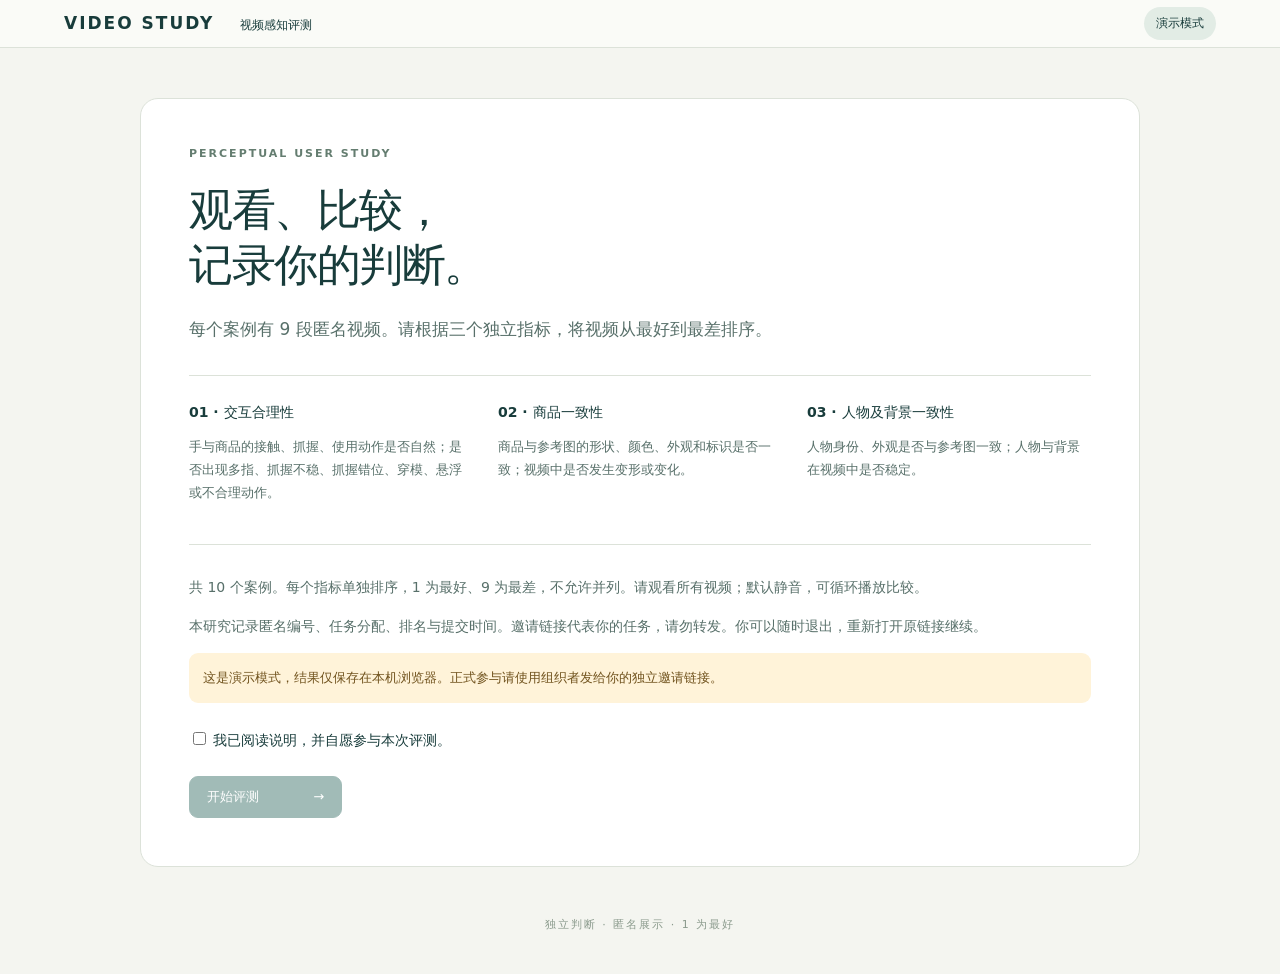
<file: index.html>
<!doctype html><html lang="zh-CN"><head><meta charset="utf-8"><meta name="viewport" content="width=device-width,initial-scale=1"><meta name="referrer" content="no-referrer"><title>视频感知评测 · Video Study</title><link rel="stylesheet" href="style.css?v=20261115-screen-comparison-v2"></head><body>
<header><a class="brand" href="index.html">VIDEO STUDY <span>视频感知评测</span></a><span id="mode" class="pill">连接中</span></header>
<main><section id="welcome" class="welcome panel"><div class="eyebrow">PERCEPTUAL USER STUDY</div><h1>观看、比较，<br>记录你的判断。</h1><p class="lead">每个案例有 8 段匿名视频。请根据三个独立指标，将视频从最好到最差排序。</p><div class="criteria"><article><b>01 · 交互合理性</b><p>手与商品的接触、抓握、使用动作是否自然；是否出现多指、抓握不稳、抓握错位、穿模、悬浮或不合理动作。</p></article><article><b>02 · 商品一致性</b><p>商品与参考图的形状、颜色、外观和标识是否一致；视频中是否发生变形或变化。</p></article><article><b>03 · 人物及背景一致性</b><p>人物身份、外观是否与参考图一致；人物与背景在视频中是否稳定。</p></article></div><p id="instructions">每人随机抽取 10 个案例。每个指标单独排序，1 为最好、8 为最差，不允许并列。请观看所有视频；默认静音，可反复播放比较。</p><p>本研究记录匿名编号、任务分配、排名与提交时间。邀请链接代表你的任务，请勿转发。你可以随时退出，重新打开原链接继续。</p><div id="setup-note" class="notice" hidden></div><label class="consent"><input id="consent" type="checkbox"> 我已阅读说明，并自愿参与本次评测。</label><button id="start" class="primary" disabled>开始评测 <span>→</span></button></section>
<section id="study" hidden><div class="study-top"><div><div class="eyebrow" id="participant"></div><h1 id="case-title">案例 01</h1></div><div class="progress-box"><span id="progress-text"></span><progress id="progress" max="10" value="0"></progress></div></div><nav id="steps" aria-label="案例导航"></nav><div class="media-controls"><button id="focus-compare" type="button" aria-pressed="false">一屏对比</button><button id="preload-all">预加载本例全部视频</button><button id="play-all">同步循环播放全部</button><button id="pause-all">暂停全部</button><p id="media-status" class="muted" role="status" aria-live="polite">可先预加载本例 8 段视频，再同步循环播放。</p><p class="muted">视频默认静音并循环播放；同步播放将从头开始。请在完整观看后，根据参考图独立判断。</p></div><div class="comparison-grid"><div class="references panel"><div><span class="eyebrow">人物 / 背景参考</span><img id="human-ref" alt="人物和背景参考图"></div><div><span class="eyebrow">商品参考</span><img id="object-ref" alt="商品参考图"></div></div><div id="videos" class="videos"></div></div><div class="ranking-intro"><h2>分别完成三个排名</h2><p id="ranking-instructions">每行从最好到最差选择 A–H，或使用“选为下一名”。三个指标互相独立。</p></div><div id="rankings" class="rankings"></div><div class="case-footer panel"><button id="prev">← 上一例</button><span id="save-status" role="status" aria-live="polite"></span><button id="next" class="primary">保存并继续 →</button></div><div class="finish-bar"><button id="download">下载我的答案备份</button><button id="finish" class="primary" disabled>最终提交全部结果</button></div></section>
<section id="done" class="panel welcome" hidden><div class="eyebrow">STUDY COMPLETE</div><h1>谢谢你的参与。</h1><p id="done-text"></p><button id="done-download">下载我的答案备份</button></section><p id="error" role="alert" hidden></p><footer>独立判断 · 匿名展示 · 1 为最好</footer></main><script src="config.js?v=20261114-backend"></script><script src="cases.js?v=20261115-screen-comparison"></script><script src="app.js?v=20261115-screen-comparison"></script></body></html>
</file>
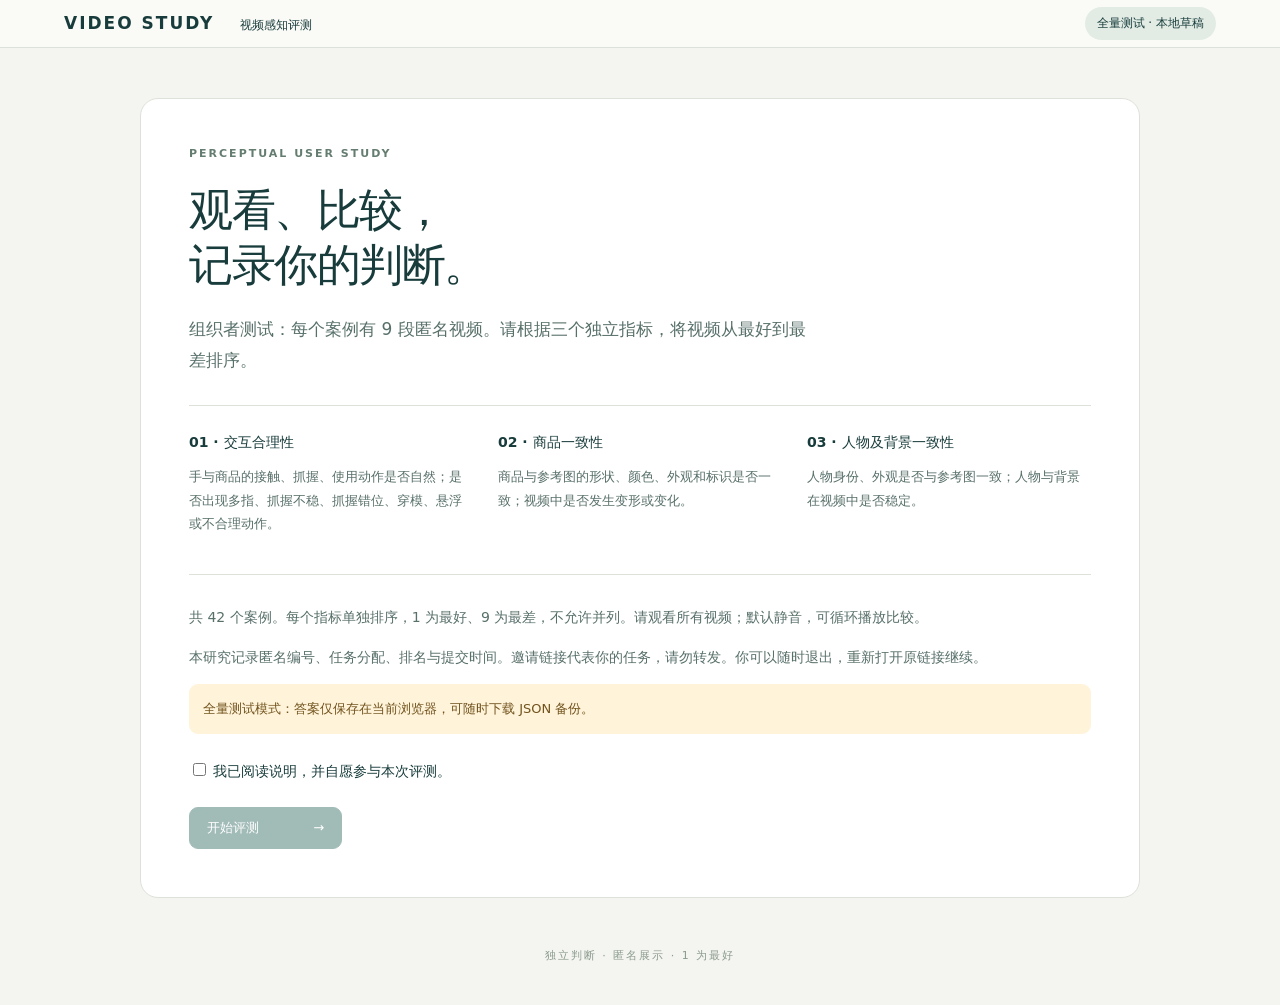
<file: self-test.html>
<!doctype html><html lang="zh-CN"><head><meta charset="utf-8"><meta name="viewport" content="width=device-width,initial-scale=1"><title>全量评测测试</title><meta http-equiv="refresh" content="0;url=./index.html#all=1"></head><body><a href="./index.html#all=1">进入全部案例测试</a></body></html>
</file>
<file: style.css>
:root{font-family:Inter,"Noto Sans SC",system-ui,sans-serif;color:#183c3b;background:#f4f5f0;font-synthesis:none;--green:#17584e;--line:#dce2d9}*{box-sizing:border-box}body{margin:0}header{height:78px;padding:0 5%;display:flex;align-items:center;justify-content:space-between;border-bottom:1px solid var(--line);background:#fafbf7}.brand{font-size:17px;letter-spacing:2px;font-weight:800;text-decoration:none;color:inherit}.brand span{font-size:12px;letter-spacing:0;font-weight:400;margin-left:18px}.pill{font-size:12px;background:#e2ece5;padding:8px 12px;border-radius:30px}main{max-width:1450px;margin:42px auto;padding:0 28px}.panel{background:#fff;border:1px solid var(--line);border-radius:18px;padding:26px}.welcome{max-width:1000px;margin:50px auto;padding:48px}.eyebrow{font-size:11px;letter-spacing:2px;font-weight:700;color:#647d70}h1{font-size:44px;line-height:1.25;letter-spacing:-1.5px;margin:22px 0}h2{font-size:23px}p{font-size:14px;line-height:1.8;color:#58706a}.lead{font-size:17px;max-width:620px}.criteria{display:grid;grid-template-columns:repeat(3,1fr);gap:25px;border-block:1px solid var(--line);padding:26px 0;margin:30px 0}.criteria b{font-size:14px}.criteria p{font-size:13px}.consent{display:block;margin:26px 0;font-size:14px}input{accent-color:var(--green)}button{border:1px solid #cbd6cc;background:white;color:#254f45;border-radius:9px;padding:11px 17px;font:inherit;font-size:13px;cursor:pointer;transition:.15s}button:hover{background:#eef4ed}button:disabled{opacity:.4;cursor:not-allowed}.primary{background:var(--green);color:white;border-color:var(--green)}.primary:hover{background:#227064}.primary span{margin-left:50px}.notice{border-radius:9px;padding:14px;background:#fff3d9;color:#71531e;font-size:13px;line-height:1.7}.study-top{display:flex;justify-content:space-between;align-items:center}.study-top h1{font-size:32px;margin:12px 0}.progress-box{width:210px;font-size:12px}progress{width:100%;height:7px;accent-color:var(--green);display:block;margin-top:10px}#steps{display:flex;gap:8px;margin:15px 0 24px;flex-wrap:wrap}#steps button{width:42px;padding:9px 0}#steps .active{border:2px solid var(--green)}#steps .complete{background:#dfecdf}.references{display:grid;grid-template-columns:repeat(2,minmax(0,1fr));gap:24px;margin-bottom:25px}.references img{display:block;width:100%;height:320px;object-fit:contain;margin-top:12px;background:#f6f7f3;border-radius:8px}.media-controls{grid-column:1/-1;border-top:1px solid var(--line);padding-top:18px}.media-controls p{margin:8px 0}.muted{font-size:12px;color:#77867e}.videos{display:grid;grid-template-columns:repeat(4,1fr);gap:16px}.video-card{background:white;border:1px solid var(--line);border-radius:12px;overflow:hidden}.video-label{display:flex;justify-content:space-between;padding:12px 14px;align-items:center}.video-label b{font-size:16px}.watched{font-size:11px;color:#77867e}.video-card video{display:block;width:100%;aspect-ratio:1;object-fit:contain;background:#151e1b}.ranking-intro{margin-top:36px}.ranking-intro h2{margin-bottom:8px}.rankings{display:grid;grid-template-columns:repeat(3,1fr);gap:18px}.rank-panel{padding:20px}.rank-panel h3{font-size:16px;margin:0 0 10px}.rank-panel p{font-size:12px;min-height:45px}.rank-row{display:flex;align-items:center;gap:10px;margin:8px 0}.rank-row span{font-size:12px;width:52px;color:#788b80}.rank-row select{padding:8px;flex:1;border:1px solid var(--line);border-radius:6px;background:white;color:#244e40}.quick-picks{display:flex;gap:5px;flex-wrap:wrap;margin-top:14px}.quick-picks button{padding:7px 10px}.quick-picks button.used{opacity:.35}.rank-help{font-size:11px;color:#6e7f75}.case-footer{margin-top:25px;display:flex;justify-content:space-between;align-items:center;gap:12px}#save-status{font-size:12px;color:#587061}.finish-bar{display:flex;justify-content:flex-end;gap:14px;margin-top:20px}#error{background:#ffebe8;color:#a42c22;padding:18px;border-radius:10px;position:sticky;bottom:14px;z-index:20}footer{text-align:center;font-size:11px;letter-spacing:2px;color:#8b9b8d;margin:50px 0 20px}[hidden]{display:none!important}@media(max-width:1000px){.videos{grid-template-columns:repeat(2,1fr)}.rankings{grid-template-columns:1fr}.rank-panel p{min-height:0}}@media(max-width:650px){header{height:65px}.brand span{display:none}main{padding:0 14px;margin-top:24px}.welcome{padding:25px;margin-top:20px}h1{font-size:34px}.criteria{grid-template-columns:1fr;gap:10px}.references{grid-template-columns:1fr 1fr;padding:16px;gap:14px}.references img{height:240px}.study-top{gap:15px}.progress-box{width:140px}.videos{gap:10px}.video-label{padding:9px}.case-footer{flex-wrap:wrap;padding:16px}.finish-bar{flex-direction:column}}

.media-controls button{margin:0 6px 8px 0}#media-status{min-height:1.8em}

/* Keep both reference images beside the two rows of anonymous videos. */
main{max-width:1680px;margin-top:20px}
header{height:60px}
.study-top h1{font-size:27px;margin:6px 0}
#steps{margin:10px 0 14px}
.media-controls{border:0;padding:0;margin-bottom:12px}
.media-controls p{display:inline-block;margin:0 14px 4px 0;font-size:11px}
.media-controls button{padding:9px 13px;margin-bottom:5px}
.comparison-grid{display:grid;grid-template-columns:clamp(180px,19vw,270px) minmax(0,1fr);gap:16px;height:clamp(380px,calc(100svh - 290px),660px)}
.comparison-grid .references{grid-template-columns:minmax(0,1fr);grid-template-rows:repeat(2,minmax(0,1fr));gap:14px;margin:0;padding:14px;min-height:0}
.comparison-grid .references>div{display:flex;flex-direction:column;min-height:0}
.comparison-grid .references img{flex:1;min-height:0;height:0;margin-top:8px}
.comparison-grid .videos{grid-template-columns:repeat(4,minmax(0,1fr));grid-template-rows:repeat(2,minmax(0,1fr));gap:12px;min-width:0;min-height:0}
.comparison-grid .video-card{display:flex;flex-direction:column;min-width:0;min-height:0}
.comparison-grid .video-label{padding:9px 10px;gap:4px;flex-shrink:0}
.comparison-grid .video-card video{flex:1;min-height:0;height:0;aspect-ratio:auto}
@media(max-width:1100px){.comparison-grid{grid-template-columns:180px minmax(0,1fr)}.comparison-grid .video-label{flex-wrap:wrap}.comparison-grid .watched{font-size:10px}}
@media(max-width:900px){
 .comparison-grid{grid-template-columns:minmax(0,1fr);height:auto}
 .comparison-grid .references{grid-template-columns:repeat(2,minmax(0,1fr));grid-template-rows:auto}
 .comparison-grid .references img{flex:none;height:240px}
 .comparison-grid .videos{grid-template-columns:repeat(2,minmax(0,1fr));grid-template-rows:none;grid-auto-rows:auto}
 .comparison-grid .video-card video{flex:none;height:auto;aspect-ratio:1}
 .media-controls p{display:block}
}

/* Nine-method cohort: three columns and three rows alongside references. */
.comparison-grid.nine-methods{height:clamp(540px,calc(100svh - 265px),900px);grid-template-columns:clamp(180px,18vw,250px) minmax(0,1fr)}
.comparison-grid.nine-methods .videos{grid-template-columns:repeat(3,minmax(0,1fr));grid-template-rows:repeat(3,minmax(0,1fr))}
@media(max-width:900px){.comparison-grid.nine-methods{grid-template-columns:minmax(0,1fr);height:auto}.comparison-grid.nine-methods .videos{grid-template-columns:repeat(3,minmax(0,1fr));grid-template-rows:none;grid-auto-rows:auto}.comparison-grid.nine-methods .video-card video{aspect-ratio:3/4}.comparison-grid.nine-methods .video-label{padding:6px;gap:3px}.comparison-grid.nine-methods .video-label b{font-size:13px}}

/* Prioritize readable video detail over fitting all three rows into one viewport. */
.comparison-grid.nine-methods{height:auto;align-items:start;grid-template-columns:clamp(210px,18vw,260px) minmax(0,1fr);gap:14px}
.comparison-grid.nine-methods .videos{grid-template-rows:repeat(3,auto);gap:14px}
.comparison-grid.nine-methods .video-card video{flex:none;height:auto;aspect-ratio:1;object-fit:contain}
.comparison-grid.nine-methods .references{position:sticky;top:16px;height:min(760px,calc(100svh - 32px));align-self:start}
@media(max-width:900px){
 .comparison-grid.nine-methods{grid-template-columns:minmax(0,1fr)}
 .comparison-grid.nine-methods .references{position:static;height:auto}
 .comparison-grid.nine-methods .video-card video{aspect-ratio:3/4}
}
@media(max-width:650px){.comparison-grid.nine-methods .videos{grid-template-columns:repeat(2,minmax(0,1fr));grid-template-rows:none;gap:10px}}

/* Balanced overview, with an optional distraction-free comparison using the viewport. */
@media(min-width:901px){
 header{height:48px}
 main{margin-top:10px}
 .study-top h1{font-size:24px;margin:4px 0}
 #steps{margin:8px 0 10px}
 #steps button{padding:6px 0;width:36px}
 .media-controls{margin-bottom:8px}
 .media-controls p{font-size:10px;line-height:1.5}
 .comparison-grid.nine-methods{height:clamp(600px,calc(100svh - 220px),1100px);align-items:stretch;gap:10px}
 .comparison-grid.nine-methods .videos{grid-template-rows:repeat(3,minmax(0,1fr));gap:10px}
 .comparison-grid.nine-methods .video-card video{flex:1;min-height:0;height:0;aspect-ratio:auto}
 .comparison-grid.nine-methods .video-label{padding:6px 9px}
 .comparison-grid.nine-methods .references{height:100%;position:static}
 .comparison-focus{overflow:hidden}
 .comparison-focus #study{position:fixed;inset:0;z-index:1000;background:#f4f5f0;padding:10px 14px;overflow:auto}
 .comparison-focus #study>:not(.media-controls):not(.comparison-grid){display:none!important}
 .comparison-focus .media-controls{display:flex;gap:6px;align-items:center;margin:0 0 8px;min-height:38px}
 .comparison-focus .media-controls button{margin:0}
 .comparison-focus .media-controls p{display:none}
 .comparison-focus .comparison-grid,.comparison-focus .comparison-grid.nine-methods{height:calc(100svh - 68px);min-height:420px}
 .comparison-focus .comparison-grid .references{position:static;height:100%}
}
#focus-compare{background:#17584e;color:#fff;border-color:#17584e}
@media(max-width:900px){#focus-compare{display:none}}

.comparison-focus>header{display:none}.comparison-focus #error{position:fixed;bottom:8px;left:14px;right:14px;z-index:1001}
</file>
